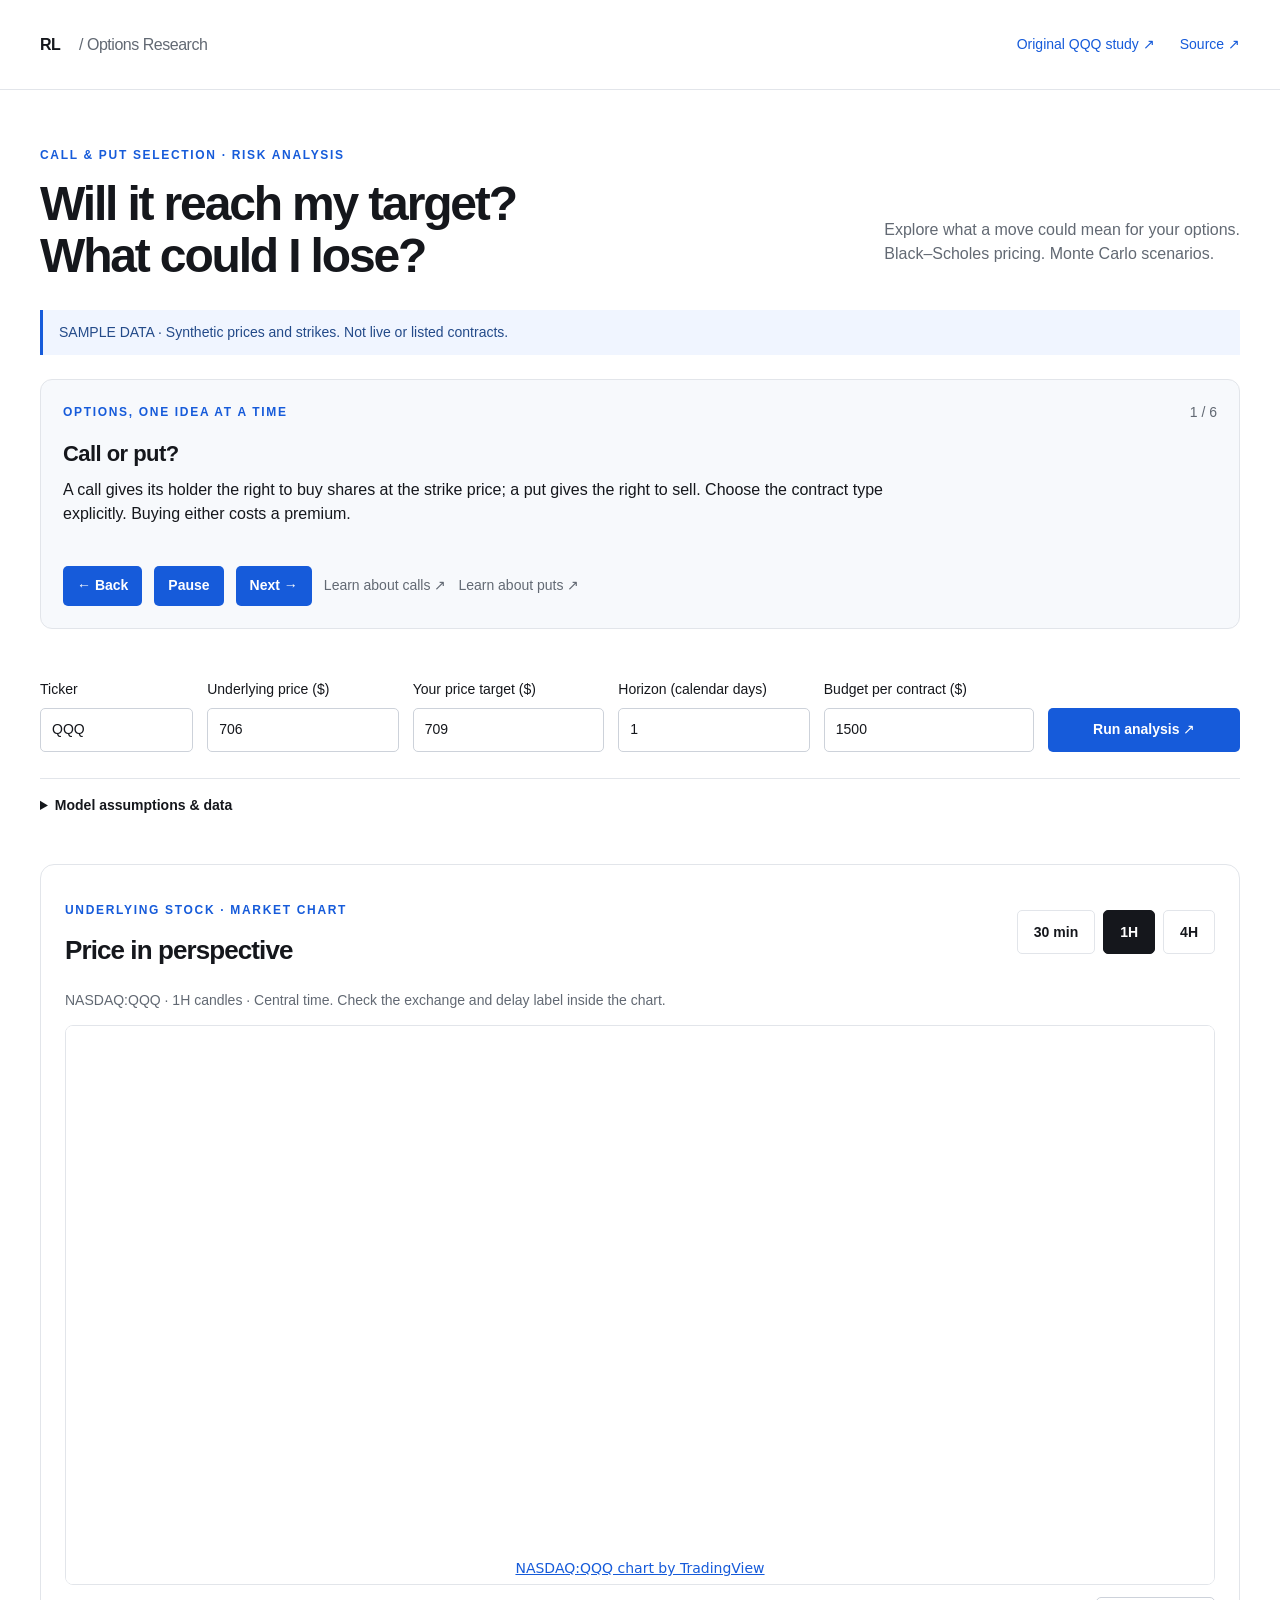
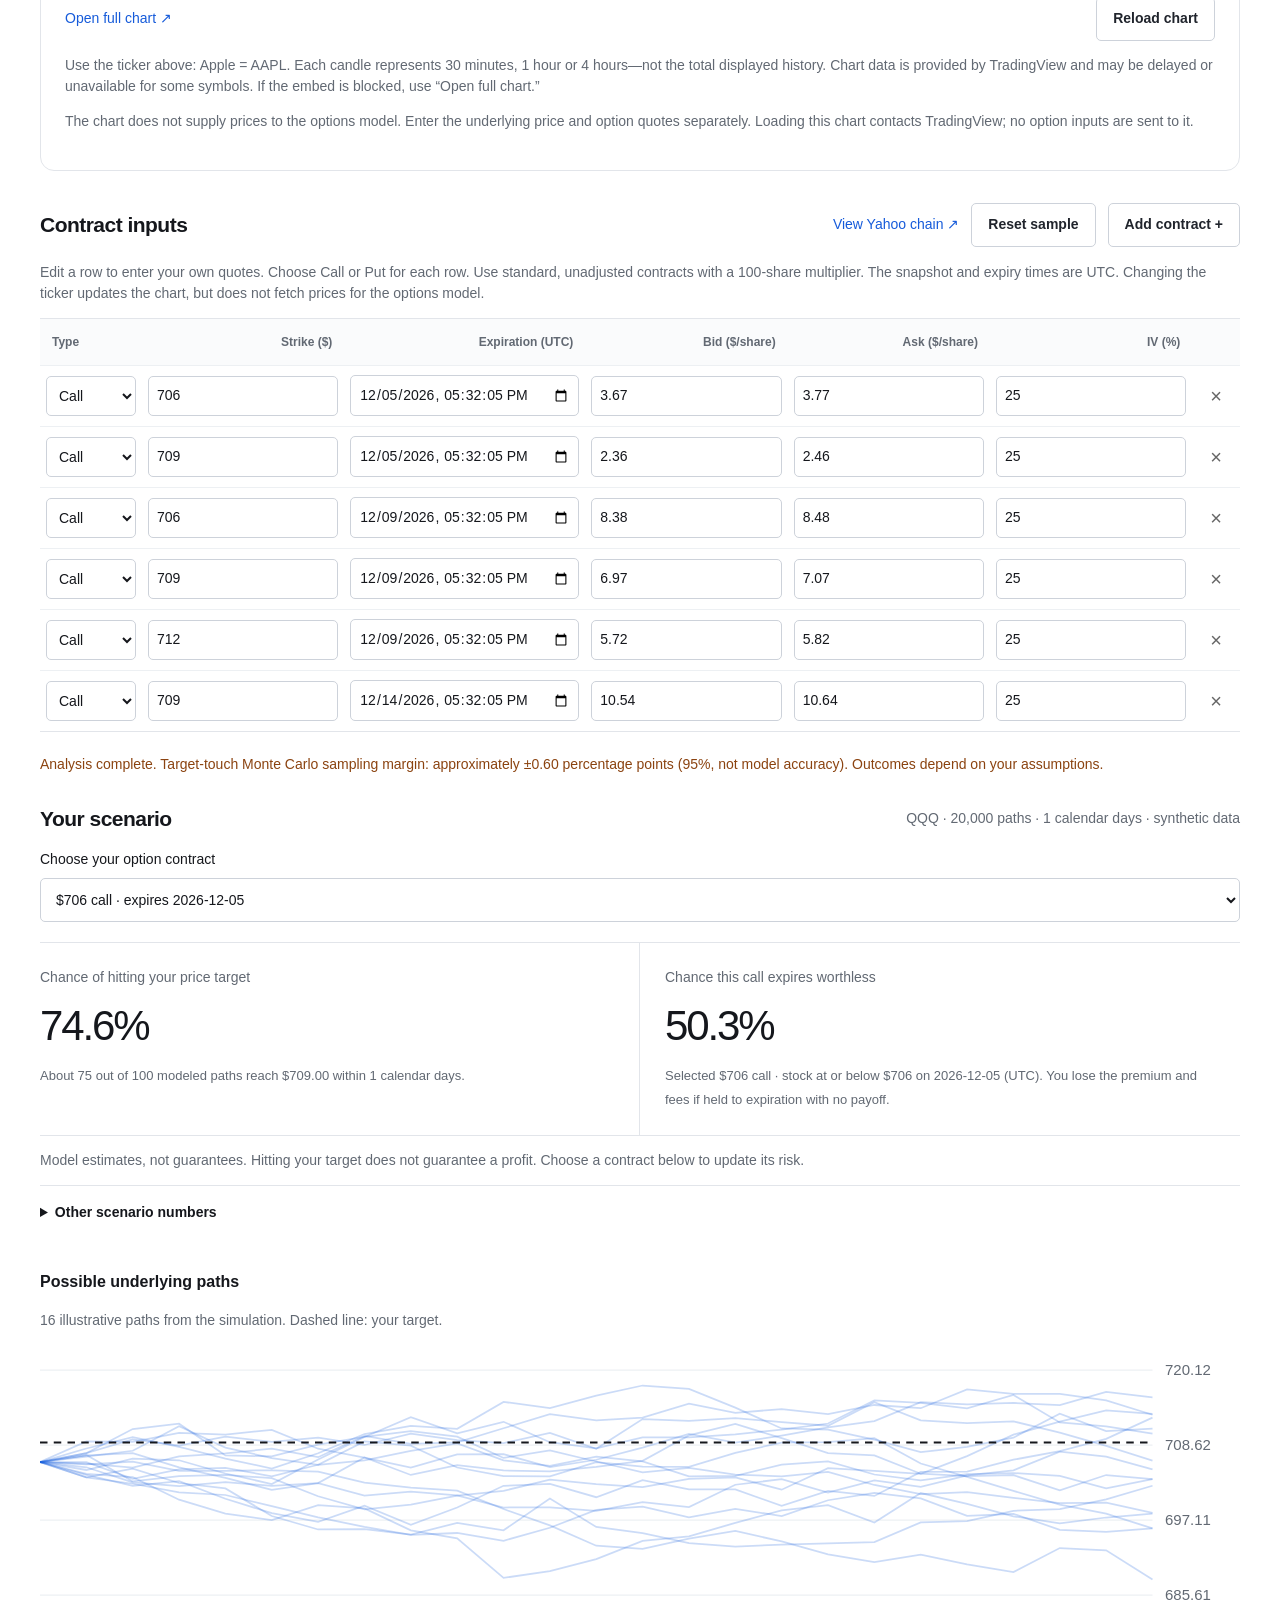
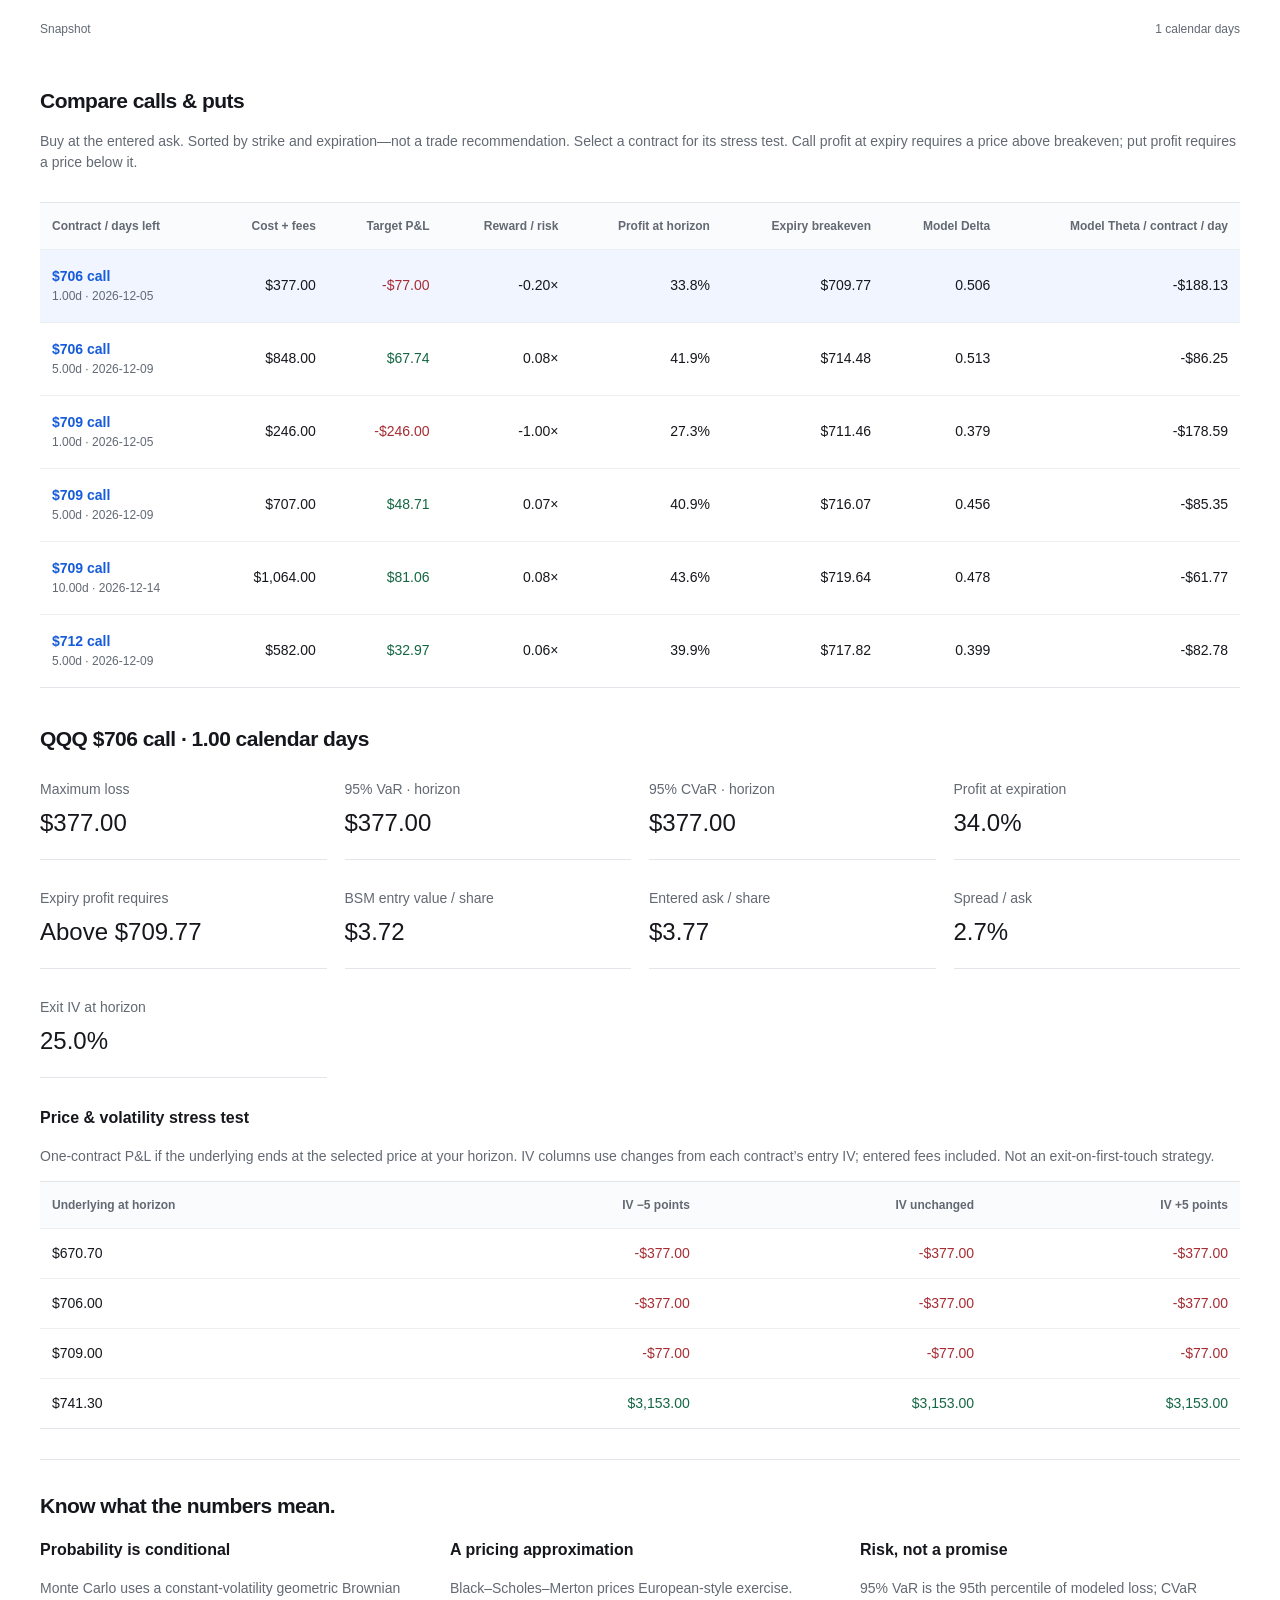
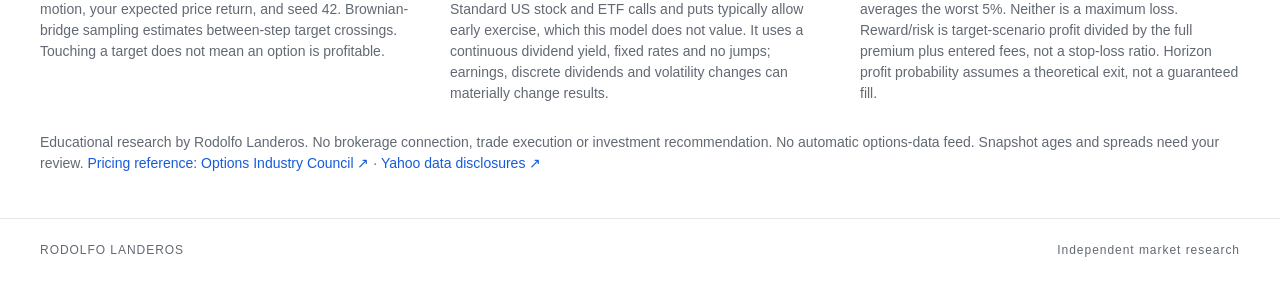
<file: docs/index.html>
<!doctype html>
<html lang="en">
  <head>
    <meta charset="utf-8" />
    <meta name="viewport" content="width=device-width,initial-scale=1" />
    <meta
      name="description"
      content="Compare call and put option costs, target scenarios and modeled risk with Black–Scholes and Monte Carlo simulation."
    />
    <title>Options Research | Rodolfo Landeros</title>
    <link rel="stylesheet" href="style.css" />
  </head>
  <body>
    <header>
      <a class="brand" href="./">RL <span>/ Options Research</span></a>
      <nav>
        <a href="report.html">Original QQQ study ↗</a
        ><a href="https://github.com/Landerosr/qqq-options-risk-analysis">Source ↗</a>
      </nav>
    </header>
    <main>
      <div class="heading">
        <div>
          <p class="eyebrow">CALL & PUT SELECTION · RISK ANALYSIS</p>
          <h1>Will it reach my target?<br />What could I lose?</h1>
        </div>
        <p class="intro">
          Explore what a move could mean for your options.<br />Black–Scholes pricing. Monte Carlo
          scenarios.
        </p>
      </div>
      <div id="data-status" class="notice">
        SAMPLE DATA · Prices are synthetic, not live quotes.
      </div>
      <section class="lesson" aria-label="Options basics" aria-roledescription="carousel">
        <div class="lesson-top"><span class="eyebrow">OPTIONS, ONE IDEA AT A TIME</span><span id="lesson-count"></span></div>
        <div id="lesson-stage" class="lesson-stage"><div class="lesson-card"><h2 id="lesson-title"></h2><p id="lesson-text"></p></div></div>
        <div class="lesson-actions"><button type="button" id="lesson-prev" aria-label="Previous lesson">← Back</button><button type="button" id="lesson-pause">Pause</button><button type="button" id="lesson-next" aria-label="Next lesson">Next →</button><a href="https://www.optionseducation.org/strategies/all-strategies/long-call" target="_blank" rel="noreferrer">Learn about calls ↗</a><a href="https://www.optionseducation.org/strategies/all-strategies/long-put" target="_blank" rel="noreferrer">Learn about puts ↗</a></div>
      </section>
      <form id="scenario">
        <section class="controls" aria-label="Scenario inputs">
          <label
            >Ticker<input
              id="symbol"
              value="QQQ"
              maxlength="12"
              required
              pattern="[A-Za-z^][A-Za-z0-9.^-]{0,11}"
          /></label>
          <label
            >Underlying price ($)<input
              id="spot"
              type="number"
              value="706"
              min="0.01"
              max="100000"
              step="any"
              required
          /></label>
          <label
            >Your price target ($)<input
              id="target"
              type="number"
              value="709"
              min="0.01"
              max="100000"
              step="any"
              required
          /></label>
          <label
            >Horizon (calendar days)<input
              id="horizon"
              type="number"
              value="1"
              min="0.01"
              max="90"
              step="any"
              required
          /></label>
          <label
            >Budget per contract ($)<input
              id="budget"
              type="number"
              value="1500"
              min="0.01"
              max="10000000"
              step="any"
              required
          /></label>
          <button id="run" type="submit">Run analysis <span>↗</span></button>
        </section>
        <details class="settings">
          <summary>Model assumptions & data</summary>
          <div class="settings-grid">
            <label
              >Underlying volatility (% / year)<input
                id="vol"
                type="number"
                value="25"
                min="0"
                max="300"
                step="any"
                required
            /></label>
            <label
              >Expected price return (% / year)<input
                id="mu"
                type="number"
                value="0"
                min="-100"
                max="100"
                step="any"
                required
            /></label>
            <label
              >Risk-free rate (%)<input
                id="rate"
                type="number"
                value="4"
                min="-10"
                max="50"
                step="any"
                required
            /></label>
            <label
              >Dividend yield (%)<input
                id="dividend"
                type="number"
                value="0"
                min="0"
                max="50"
                step="any"
                required
            /></label>
            <label
              >Exit IV change (percentage points)<input
                id="ivShift"
                type="number"
                value="0"
                min="-100"
                max="100"
                step="any"
                required
            /></label>
            <label
              >Total entry + exit fees ($ / contract)<input
                id="fees"
                type="number"
                value="0"
                min="0"
                max="1000"
                step="any"
                required
            /></label>
            <label
              >Simulation paths<select id="paths">
                <option value="20000">20,000 · quick</option>
                <option value="100000">100,000 · detailed</option>
              </select></label
            >
            <label
              >Data snapshot (UTC)<input id="asof" type="datetime-local" step="1" required
            /></label>
          </div>
          <p class="muted">
            Calendar time uses 365 days per year, including nights and weekends. Expected return
            drives scenarios—not the risk-free rate. It defaults to 0%, not a return forecast. Exit
            values are theoretical; bid–ask spread on exit and execution slippage are not modeled.
          </p>
        </details>
      </form>
      <section class="candles" aria-labelledby="candle-heading">
        <div class="candle-heading-row">
          <div><p class="eyebrow">UNDERLYING STOCK · MARKET CHART</p><h2 id="candle-heading">Price in perspective</h2></div>
          <div class="candle-intervals" role="group" aria-label="Candlestick interval">
            <button type="button" data-candle-interval="30" aria-pressed="false">30 min</button>
            <button type="button" data-candle-interval="60" aria-pressed="true">1H</button>
            <button type="button" data-candle-interval="240" aria-pressed="false">4H</button>
          </div>
        </div>
        <p id="candle-status" class="muted" role="status">Loading the selected ticker’s chart…</p>
        <div id="candle-chart"></div>
        <div class="candle-footer"><a id="candle-link" href="https://www.tradingview.com/chart/?symbol=NASDAQ%3AQQQ&amp;interval=60" target="_blank" rel="noopener noreferrer">Open full chart ↗</a><button type="button" id="candle-reload" class="quiet">Reload chart</button></div>
        <p class="muted">Use the ticker above: Apple = AAPL. Each candle represents 30 minutes, 1 hour or 4 hours—not the total displayed history. Chart data is provided by TradingView and may be delayed or unavailable for some symbols. If the embed is blocked, use “Open full chart.”</p>
        <p class="muted">The chart does not supply prices to the options model. Enter the underlying price and option quotes separately. Loading this chart contacts TradingView; no option inputs are sent to it.</p>
      </section>
      <section class="data-panel">
        <div class="section-heading">
          <h2>Contract inputs</h2>
          <div class="actions">
            <a
              id="yahoo"
              href="https://finance.yahoo.com/quote/QQQ/options/"
              target="_blank"
              rel="noopener noreferrer"
              >View Yahoo chain ↗</a
            ><button id="demo" class="quiet">Reset sample</button
            ><button id="add" class="quiet">Add contract +</button>
          </div>
        </div>
        <p class="muted">
          Edit a row to enter your own quotes. Choose Call or Put for each row. Use standard, unadjusted contracts with a 100-share
          multiplier. The snapshot and expiry times are UTC. Changing the ticker updates the chart,
          but does not fetch prices for the options model.
        </p>
        <div class="table-wrap">
          <table class="inputs">
            <caption class="sr-only">
              Editable call and put contract inputs
            </caption>
            <thead>
              <tr>
                <th>Type</th>
                <th>Strike ($)</th>
                <th>Expiration (UTC)</th>
                <th>Bid ($/share)</th>
                <th>Ask ($/share)</th>
                <th>IV (%)</th>
                <th></th>
              </tr>
            </thead>
            <tbody id="contracts"></tbody>
          </table>
        </div>
      </section>
      <p id="message" role="status" aria-live="polite"></p>
      <section id="results" aria-label="Analysis results" hidden>
        <div class="section-heading">
          <h2>Your scenario</h2>
          <span id="result-label" class="muted"></span>
        </div>
        <label>Choose your option contract <select id="beginner-contract" aria-label="Choose contract for worthless probability"></select></label>
        <div class="metrics">
          <div>
            <p>Chance of hitting your price target</p>
            <strong id="touch">—</strong><small id="touch-explanation">Estimated chance within your chosen time</small>
          </div>
          <div>
            <p id="worthless-label">Chance this option expires worthless</p>
            <strong id="worthless">—</strong><small id="worthless-explanation"></small>
          </div>
        </div>
        <p class="muted">Model estimates, not guarantees. Hitting your target does not guarantee a profit. Choose a contract below to update its risk.</p>
        <details class="settings"><summary>Other scenario numbers</summary><div class="metrics">
          <div>
            <p>Finish beyond your target</p>
            <strong id="finish">—</strong><small id="direction">At the end of the horizon</small>
          </div>
          <div>
            <p>Within your budget</p>
            <strong id="affordable">—</strong><small>One contract, including entered fees</small>
          </div>
        </div></details>
        <div class="chart-area">
          <div>
            <h3>Possible underlying paths</h3>
            <p class="muted">
              16 illustrative paths from the simulation. Dashed line: your target.
            </p>
          </div>
          <svg
            id="chart"
            viewBox="0 0 960 220"
            role="img"
            aria-label="Simulated stock price paths and target"
          ></svg>
          <div class="chart-labels"><span>Snapshot</span><span id="chart-end"></span></div>
        </div>
        <div class="section-heading">
          <div>
            <h2>Compare calls & puts</h2>
            <p class="muted">
              Buy at the entered ask. Sorted by strike and expiration—not a trade recommendation.
              Select a contract for its stress test. Call profit at expiry requires a price above breakeven; put profit requires a price below it.
            </p>
          </div>
        </div>
        <div class="table-wrap">
          <table class="comparison">
            <caption class="sr-only">
              Call and put option risk and reward comparison
            </caption>
            <thead>
              <tr>
                <th>Contract / days left</th>
                <th>Cost + fees</th>
                <th>Target P&L</th>
                <th>Reward / risk</th>
                <th>Profit at horizon</th>
                <th>Expiry breakeven</th>
                <th>Model Delta</th>
                <th>Model Theta / contract / day</th>
              </tr>
            </thead>
            <tbody id="comparison"></tbody>
          </table>
        </div>
        <section id="detail" class="detail">
          <div class="section-heading"><h2 id="selected-title">Contract detail</h2></div>
          <div class="detail-grid" id="risk"></div>
          <h3>Price & volatility stress test</h3>
          <p class="muted">
            One-contract P&L if the underlying ends at the selected price at your horizon. IV
            columns use changes from each contract’s entry IV; entered fees included. Not an
            exit-on-first-touch strategy.
          </p>
          <div class="table-wrap">
            <table>
              <thead>
                <tr>
                  <th>Underlying at horizon</th>
                  <th>IV −5 points</th>
                  <th>IV unchanged</th>
                  <th>IV +5 points</th>
                </tr>
              </thead>
              <tbody id="stress"></tbody>
            </table>
          </div>
        </section>
      </section>
      <section class="method">
        <h2>Know what the numbers mean.</h2>
        <div class="method-grid">
          <div>
            <h3>Probability is conditional</h3>
            <p>
              Monte Carlo uses a constant-volatility geometric Brownian motion, your expected price
              return, and seed 42. Brownian-bridge sampling estimates between-step target crossings.
              Touching a target does not mean an option is profitable.
            </p>
          </div>
          <div>
            <h3>A pricing approximation</h3>
            <p>
              Black–Scholes–Merton prices European-style exercise. Standard US stock and ETF calls and puts
              typically allow early exercise, which this model does not value. It uses a continuous
              dividend yield, fixed rates and no jumps; earnings, discrete dividends and volatility
              changes can materially change results.
            </p>
          </div>
          <div>
            <h3>Risk, not a promise</h3>
            <p>
              95% VaR is the 95th percentile of modeled loss; CVaR averages the worst 5%. Neither is
              a maximum loss. Reward/risk is target-scenario profit divided by the full premium plus
              entered fees, not a stop-loss ratio. Horizon profit probability assumes a theoretical
              exit, not a guaranteed fill.
            </p>
          </div>
        </div>
        <p class="muted">
          Educational research by Rodolfo Landeros. No brokerage connection, trade execution or
          investment recommendation. No automatic options-data feed. Snapshot ages and spreads need your review.
          <a
            href="https://www.optionseducation.org/advancedconcepts/black-scholes-formula"
            target="_blank"
            rel="noopener noreferrer"
            >Pricing reference: Options Industry Council ↗</a
          >
          ·
          <a
            href="https://help.yahoo.com/kb/finance/article-exchanges-data-delays-sln2310.html"
            target="_blank"
            rel="noopener noreferrer"
            >Yahoo data disclosures ↗</a
          >
        </p>
      </section>
    </main>
    <footer>RODOLFO LANDEROS <span>Independent market research</span></footer>
    <script type="module" src="app.mjs"></script>
  </body>
</html>
</file>
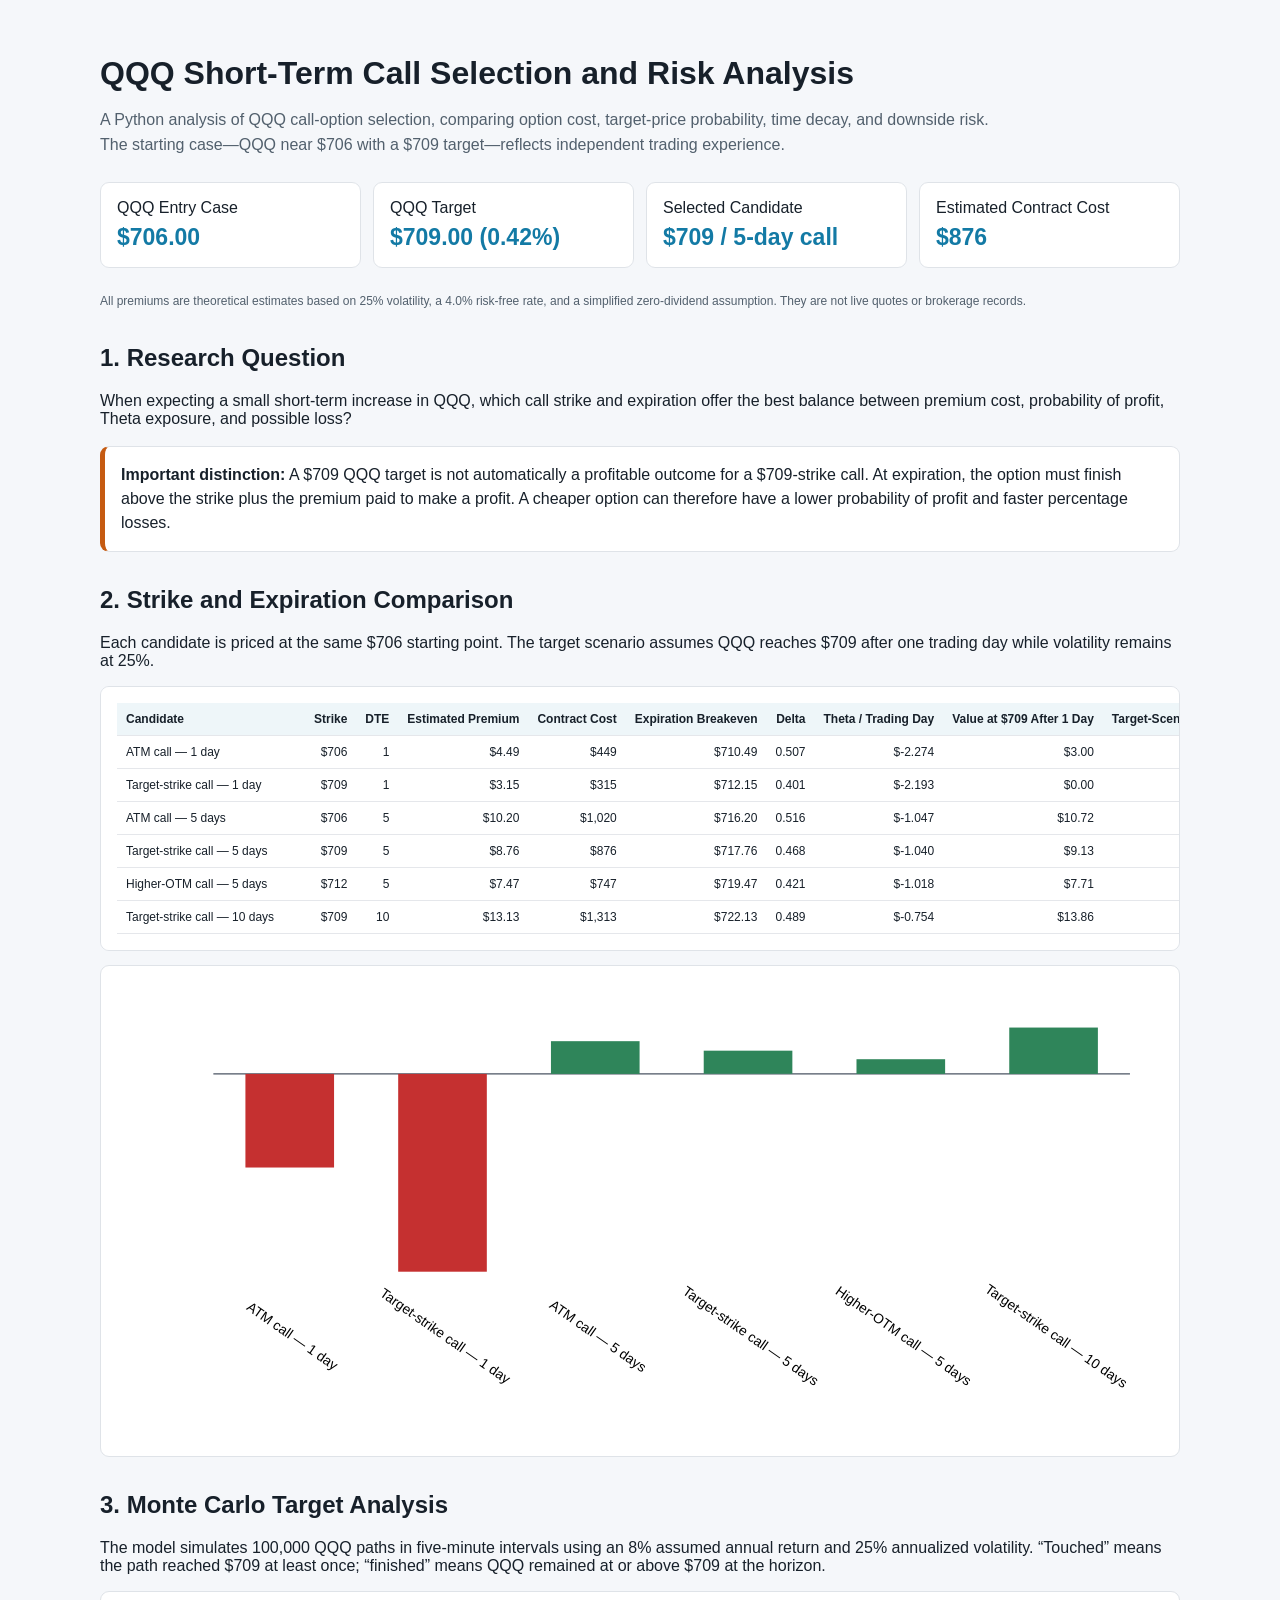
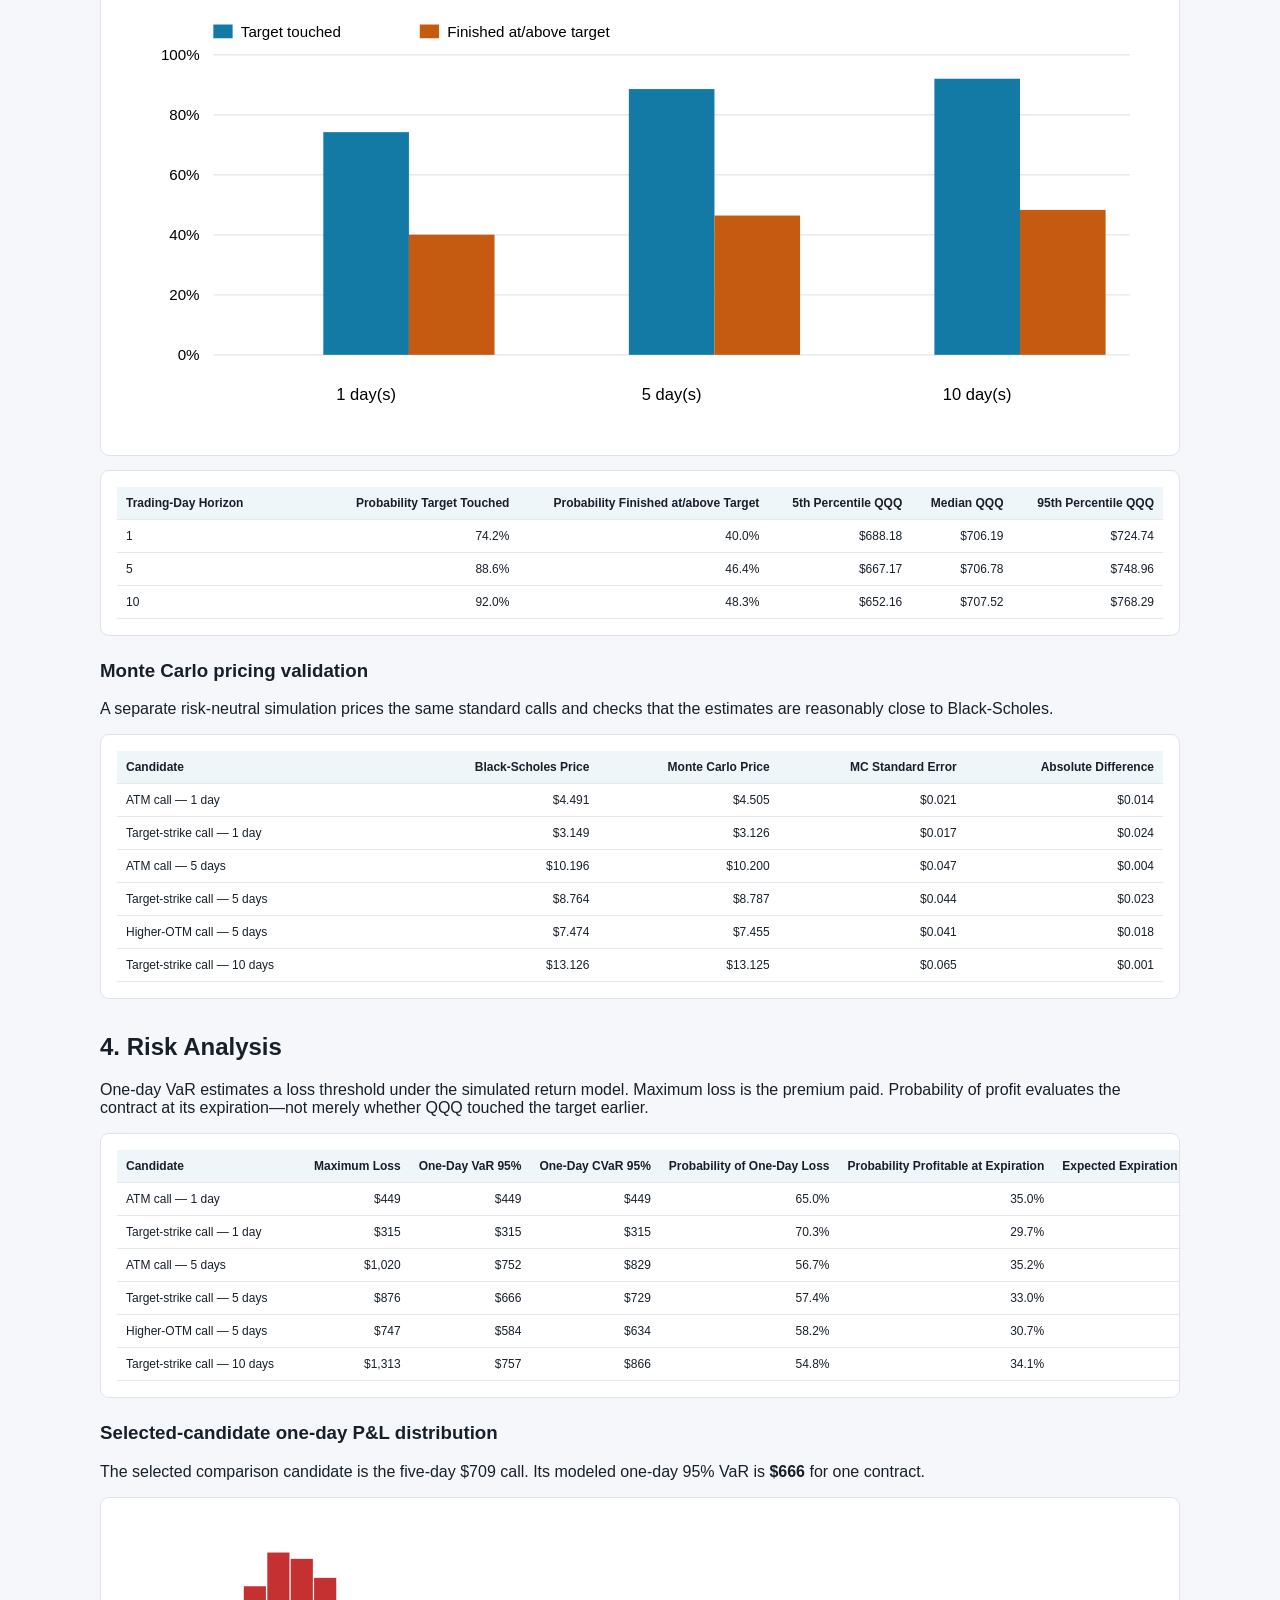
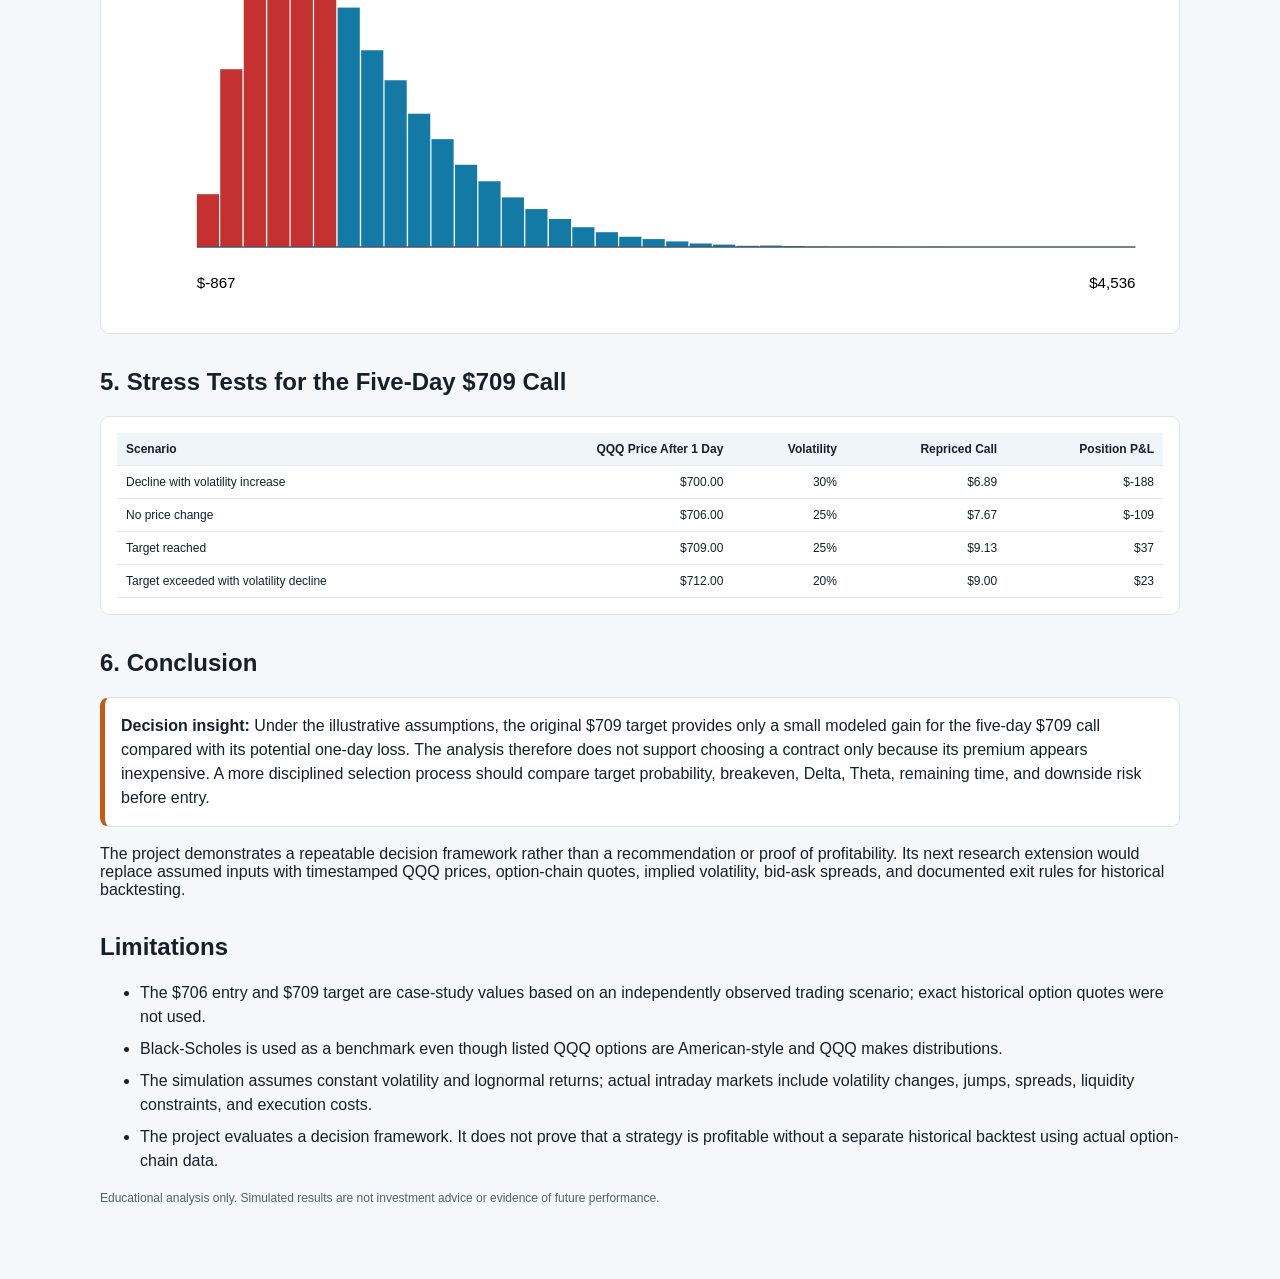
<file: docs/report.html>
<!doctype html>
<html lang="en"><head><meta charset="utf-8"><meta name="viewport" content="width=device-width,initial-scale=1">
<title>QQQ Short-Term Call Selection and Risk Analysis</title>
<style>
body { margin:0; background:#f5f7fa; color:#17202a; font-family:Arial,sans-serif; }
main { max-width:1080px; margin:0 auto; padding:34px 24px 60px; }
h1 { margin-bottom:8px; } h2 { margin-top:34px; } h3 { margin-top:24px; }
.subtitle { max-width:900px; color:#52606d; line-height:1.55; }
.cards { display:grid; grid-template-columns:repeat(4,minmax(0,1fr)); gap:12px; margin:24px 0; }
.card,.panel,.insight { background:white; border:1px solid #dfe3e8; border-radius:9px; padding:16px; }
.card strong { display:block; color:#137aa5; font-size:23px; margin-top:7px; }
.panel { margin-top:14px; overflow-x:auto; }
.insight { border-left:5px solid #c55a11; line-height:1.5; margin:18px 0; }
table { border-collapse:collapse; width:100%; font-size:12px; }
th,td { border-bottom:1px solid #e5e7eb; padding:9px; text-align:right; white-space:nowrap; }
th:first-child,td:first-child { text-align:left; white-space:normal; min-width:170px; }
th { background:#eef6f9; } li { margin:8px 0; line-height:1.5; }
svg { width:100%; height:auto; } .note { font-size:12px; color:#52606d; line-height:1.5; }
@media(max-width:760px) { .cards { grid-template-columns:repeat(2,1fr); } }
</style></head><body><main>
<h1>QQQ Short-Term Call Selection and Risk Analysis</h1>
<p class="subtitle">A Python analysis of QQQ call-option selection, comparing option cost, target-price probability, time decay, and downside risk. The starting case—QQQ near $706 with a $709 target—reflects independent trading experience.</p>
<div class="cards">
  <div class="card">QQQ Entry Case<strong>$706.00</strong></div>
  <div class="card">QQQ Target<strong>$709.00 (0.42%)</strong></div>
  <div class="card">Selected Candidate<strong>$709 / 5-day call</strong></div>
  <div class="card">Estimated Contract Cost<strong>$876</strong></div>
</div>
<p class="note">All premiums are theoretical estimates based on 25% volatility, a 4.0% risk-free rate, and a simplified zero-dividend assumption. They are not live quotes or brokerage records.</p>
<h2>1. Research Question</h2>
<p>When expecting a small short-term increase in QQQ, which call strike and expiration offer the best balance between premium cost, probability of profit, Theta exposure, and possible loss?</p>
<div class="insight"><strong>Important distinction:</strong> A $709 QQQ target is not automatically a profitable outcome for a $709-strike call. At expiration, the option must finish above the strike plus the premium paid to make a profit. A cheaper option can therefore have a lower probability of profit and faster percentage losses.</div>
<h2>2. Strike and Expiration Comparison</h2>
<p>Each candidate is priced at the same $706 starting point. The target scenario assumes QQQ reaches $709 after one trading day while volatility remains at 25%.</p>
<div class="panel"><table><thead><tr><th>Candidate</th><th>Strike</th><th>DTE</th><th>Estimated Premium</th><th>Contract Cost</th><th>Expiration Breakeven</th><th>Delta</th><th>Theta / Trading Day</th><th>Value at $709 After 1 Day</th><th>Target-Scenario P&amp;L</th><th>Target-Scenario Return</th></tr></thead><tbody><tr><td>ATM call — 1 day</td><td>$706</td><td>1</td><td>$4.49</td><td>$449</td><td>$710.49</td><td>0.507</td><td>$-2.274</td><td>$3.00</td><td>$-149</td><td>-33.2%</td></tr><tr><td>Target-strike call — 1 day</td><td>$709</td><td>1</td><td>$3.15</td><td>$315</td><td>$712.15</td><td>0.401</td><td>$-2.193</td><td>$0.00</td><td>$-315</td><td>-100.0%</td></tr><tr><td>ATM call — 5 days</td><td>$706</td><td>5</td><td>$10.20</td><td>$1,020</td><td>$716.20</td><td>0.516</td><td>$-1.047</td><td>$10.72</td><td>$52</td><td>5.1%</td></tr><tr><td>Target-strike call — 5 days</td><td>$709</td><td>5</td><td>$8.76</td><td>$876</td><td>$717.76</td><td>0.468</td><td>$-1.040</td><td>$9.13</td><td>$37</td><td>4.2%</td></tr><tr><td>Higher-OTM call — 5 days</td><td>$712</td><td>5</td><td>$7.47</td><td>$747</td><td>$719.47</td><td>0.421</td><td>$-1.018</td><td>$7.71</td><td>$23</td><td>3.1%</td></tr><tr><td>Target-strike call — 10 days</td><td>$709</td><td>10</td><td>$13.13</td><td>$1,313</td><td>$722.13</td><td>0.489</td><td>$-0.754</td><td>$13.86</td><td>$74</td><td>5.6%</td></tr></tbody></table></div>
<div class="panel"><svg viewBox="0 0 760 330" role="img" aria-label="Target scenario profit and loss"><line x1="70" y1="66.8" x2="736" y2="66.8" stroke="#4b5563"/><rect x="93.3" y="66.8" width="64.4" height="68.0" fill="#c53030"/><text x="125.5" y="260" text-anchor="middle" font-size="10" transform="rotate(35 125.5 260)">ATM call — 1 day</text><rect x="204.3" y="66.8" width="64.4" height="143.7" fill="#c53030"/><text x="236.5" y="260" text-anchor="middle" font-size="10" transform="rotate(35 236.5 260)">Target-strike call — 1 day</text><rect x="315.3" y="43.0" width="64.4" height="23.8" fill="#2f855a"/><text x="347.5" y="260" text-anchor="middle" font-size="10" transform="rotate(35 347.5 260)">ATM call — 5 days</text><rect x="426.3" y="49.9" width="64.4" height="16.8" fill="#2f855a"/><text x="458.5" y="260" text-anchor="middle" font-size="10" transform="rotate(35 458.5 260)">Target-strike call — 5 days</text><rect x="537.3" y="56.1" width="64.4" height="10.7" fill="#2f855a"/><text x="569.5" y="260" text-anchor="middle" font-size="10" transform="rotate(35 569.5 260)">Higher-OTM call — 5 days</text><rect x="648.3" y="33.1" width="64.4" height="33.7" fill="#2f855a"/><text x="680.5" y="260" text-anchor="middle" font-size="10" transform="rotate(35 680.5 260)">Target-strike call — 10 days</text></svg></div>
<h2>3. Monte Carlo Target Analysis</h2>
<p>The model simulates 100,000 QQQ paths in five-minute intervals using an 8% assumed annual return and 25% annualized volatility. “Touched” means the path reached $709 at least once; “finished” means QQQ remained at or above $709 at the horizon.</p>
<div class="panel"><svg viewBox="0 0 760 310" role="img" aria-label="Target probabilities by horizon"><line x1="70" y1="252.0" x2="736" y2="252.0" stroke="#e5e7eb"/><text x="60" y="256.0" text-anchor="end" font-size="11">0%</text><line x1="70" y1="208.4" x2="736" y2="208.4" stroke="#e5e7eb"/><text x="60" y="212.4" text-anchor="end" font-size="11">20%</text><line x1="70" y1="164.8" x2="736" y2="164.8" stroke="#e5e7eb"/><text x="60" y="168.8" text-anchor="end" font-size="11">40%</text><line x1="70" y1="121.2" x2="736" y2="121.2" stroke="#e5e7eb"/><text x="60" y="125.2" text-anchor="end" font-size="11">60%</text><line x1="70" y1="77.6" x2="736" y2="77.6" stroke="#e5e7eb"/><text x="60" y="81.6" text-anchor="end" font-size="11">80%</text><line x1="70" y1="34.0" x2="736" y2="34.0" stroke="#e5e7eb"/><text x="60" y="38.0" text-anchor="end" font-size="11">100%</text><rect x="149.9" y="90.2" width="62.2" height="161.8" fill="#137aa5"/><rect x="212.1" y="164.7" width="62.2" height="87.3" fill="#c55a11"/><text x="181.0" y="285" text-anchor="middle" font-size="12">1 day(s)</text><rect x="371.9" y="58.9" width="62.2" height="193.1" fill="#137aa5"/><rect x="434.1" y="150.8" width="62.2" height="101.2" fill="#c55a11"/><text x="403.0" y="285" text-anchor="middle" font-size="12">5 day(s)</text><rect x="593.9" y="51.4" width="62.2" height="200.6" fill="#137aa5"/><rect x="656.1" y="146.7" width="62.2" height="105.3" fill="#c55a11"/><text x="625.0" y="285" text-anchor="middle" font-size="12">10 day(s)</text><rect x="70" y="12" width="14" height="10" fill="#137aa5"/><text x="90" y="21" font-size="11">Target touched</text><rect x="220" y="12" width="14" height="10" fill="#c55a11"/><text x="240" y="21" font-size="11">Finished at/above target</text></svg></div>
<div class="panel"><table><thead><tr><th>Trading-Day Horizon</th><th>Probability Target Touched</th><th>Probability Finished at/above Target</th><th>5th Percentile QQQ</th><th>Median QQQ</th><th>95th Percentile QQQ</th></tr></thead><tbody><tr><td>1</td><td>74.2%</td><td>40.0%</td><td>$688.18</td><td>$706.19</td><td>$724.74</td></tr><tr><td>5</td><td>88.6%</td><td>46.4%</td><td>$667.17</td><td>$706.78</td><td>$748.96</td></tr><tr><td>10</td><td>92.0%</td><td>48.3%</td><td>$652.16</td><td>$707.52</td><td>$768.29</td></tr></tbody></table></div>
<h3>Monte Carlo pricing validation</h3>
<p>A separate risk-neutral simulation prices the same standard calls and checks that the estimates are reasonably close to Black-Scholes.</p>
<div class="panel"><table><thead><tr><th>Candidate</th><th>Black-Scholes Price</th><th>Monte Carlo Price</th><th>MC Standard Error</th><th>Absolute Difference</th></tr></thead><tbody><tr><td>ATM call — 1 day</td><td>$4.491</td><td>$4.505</td><td>$0.021</td><td>$0.014</td></tr><tr><td>Target-strike call — 1 day</td><td>$3.149</td><td>$3.126</td><td>$0.017</td><td>$0.024</td></tr><tr><td>ATM call — 5 days</td><td>$10.196</td><td>$10.200</td><td>$0.047</td><td>$0.004</td></tr><tr><td>Target-strike call — 5 days</td><td>$8.764</td><td>$8.787</td><td>$0.044</td><td>$0.023</td></tr><tr><td>Higher-OTM call — 5 days</td><td>$7.474</td><td>$7.455</td><td>$0.041</td><td>$0.018</td></tr><tr><td>Target-strike call — 10 days</td><td>$13.126</td><td>$13.125</td><td>$0.065</td><td>$0.001</td></tr></tbody></table></div>
<h2>4. Risk Analysis</h2>
<p>One-day VaR estimates a loss threshold under the simulated return model. Maximum loss is the premium paid. Probability of profit evaluates the contract at its expiration—not merely whether QQQ touched the target earlier.</p>
<div class="panel"><table><thead><tr><th>Candidate</th><th>Maximum Loss</th><th>One-Day VaR 95%</th><th>One-Day CVaR 95%</th><th>Probability of One-Day Loss</th><th>Probability Profitable at Expiration</th><th>Expected Expiration P&amp;L</th></tr></thead><tbody><tr><td>ATM call — 1 day</td><td>$449</td><td>$449</td><td>$449</td><td>65.0%</td><td>35.0%</td><td>$9</td></tr><tr><td>Target-strike call — 1 day</td><td>$315</td><td>$315</td><td>$315</td><td>70.3%</td><td>29.7%</td><td>$7</td></tr><tr><td>ATM call — 5 days</td><td>$1,020</td><td>$752</td><td>$829</td><td>56.7%</td><td>35.2%</td><td>$36</td></tr><tr><td>Target-strike call — 5 days</td><td>$876</td><td>$666</td><td>$729</td><td>57.4%</td><td>33.0%</td><td>$33</td></tr><tr><td>Higher-OTM call — 5 days</td><td>$747</td><td>$584</td><td>$634</td><td>58.2%</td><td>30.7%</td><td>$30</td></tr><tr><td>Target-strike call — 10 days</td><td>$1,313</td><td>$757</td><td>$866</td><td>54.8%</td><td>34.1%</td><td>$69</td></tr></tbody></table></div>
<h3>Selected-candidate one-day P&amp;L distribution</h3>
<p>The selected comparison candidate is the five-day $709 call. Its modeled one-day 95% VaR is <strong>$666</strong> for one contract.</p>
<div class="panel"><svg viewBox="0 0 760 290" role="img" aria-label="Selected call simulated one-day profit and loss"><rect x="58.0" y="203.6" width="16.1" height="38.4" fill="#c53030"/><rect x="75.0" y="112.8" width="16.1" height="129.2" fill="#c53030"/><rect x="92.1" y="52.5" width="16.1" height="189.5" fill="#c53030"/><rect x="109.2" y="28.0" width="16.1" height="214.0" fill="#c53030"/><rect x="126.2" y="32.6" width="16.1" height="209.4" fill="#c53030"/><rect x="143.2" y="46.4" width="16.1" height="195.6" fill="#c53030"/><rect x="160.3" y="68.0" width="16.1" height="174.0" fill="#137aa5"/><rect x="177.4" y="99.0" width="16.1" height="143.0" fill="#137aa5"/><rect x="194.4" y="120.8" width="16.1" height="121.2" fill="#137aa5"/><rect x="211.5" y="145.1" width="16.1" height="96.9" fill="#137aa5"/><rect x="228.5" y="163.6" width="16.1" height="78.4" fill="#137aa5"/><rect x="245.6" y="182.2" width="16.1" height="59.8" fill="#137aa5"/><rect x="262.6" y="194.2" width="16.1" height="47.8" fill="#137aa5"/><rect x="279.6" y="205.9" width="16.1" height="36.1" fill="#137aa5"/><rect x="296.7" y="214.4" width="16.1" height="27.6" fill="#137aa5"/><rect x="313.8" y="221.6" width="16.1" height="20.4" fill="#137aa5"/><rect x="330.8" y="227.6" width="16.1" height="14.4" fill="#137aa5"/><rect x="347.9" y="231.2" width="16.1" height="10.8" fill="#137aa5"/><rect x="364.9" y="234.5" width="16.1" height="7.5" fill="#137aa5"/><rect x="381.9" y="236.2" width="16.1" height="5.8" fill="#137aa5"/><rect x="399.0" y="237.9" width="16.1" height="4.1" fill="#137aa5"/><rect x="416.1" y="239.4" width="16.1" height="2.6" fill="#137aa5"/><rect x="433.1" y="240.2" width="16.1" height="1.8" fill="#137aa5"/><rect x="450.2" y="241.1" width="16.1" height="0.9" fill="#137aa5"/><rect x="467.2" y="240.9" width="16.1" height="1.1" fill="#137aa5"/><rect x="484.2" y="241.3" width="16.1" height="0.7" fill="#137aa5"/><rect x="501.3" y="241.6" width="16.1" height="0.4" fill="#137aa5"/><rect x="518.4" y="241.8" width="16.1" height="0.2" fill="#137aa5"/><rect x="535.4" y="241.8" width="16.1" height="0.2" fill="#137aa5"/><rect x="552.5" y="241.9" width="16.1" height="0.1" fill="#137aa5"/><rect x="569.5" y="242.0" width="16.1" height="0.0" fill="#137aa5"/><rect x="586.6" y="241.9" width="16.1" height="0.1" fill="#137aa5"/><rect x="603.6" y="242.0" width="16.1" height="0.0" fill="#137aa5"/><rect x="620.6" y="242.0" width="16.1" height="0.0" fill="#137aa5"/><rect x="637.7" y="242.0" width="16.1" height="0.0" fill="#137aa5"/><rect x="654.8" y="242.0" width="16.1" height="0.0" fill="#137aa5"/><rect x="671.8" y="242.0" width="16.1" height="0.0" fill="#137aa5"/><rect x="688.9" y="242.0" width="16.1" height="0.0" fill="#137aa5"/><rect x="705.9" y="242.0" width="16.1" height="0.0" fill="#137aa5"/><rect x="723.0" y="242.0" width="16.1" height="0.0" fill="#137aa5"/><line x1="58" y1="242" x2="740" y2="242" stroke="#4b5563"/><text x="58" y="272" font-size="11">$-867</text><text x="740" y="272" text-anchor="end" font-size="11">$4,536</text></svg></div>
<h2>5. Stress Tests for the Five-Day $709 Call</h2>
<div class="panel"><table><thead><tr><th>Scenario</th><th>QQQ Price After 1 Day</th><th>Volatility</th><th>Repriced Call</th><th>Position P&amp;L</th></tr></thead><tbody><tr><td>Decline with volatility increase</td><td>$700.00</td><td>30%</td><td>$6.89</td><td>$-188</td></tr><tr><td>No price change</td><td>$706.00</td><td>25%</td><td>$7.67</td><td>$-109</td></tr><tr><td>Target reached</td><td>$709.00</td><td>25%</td><td>$9.13</td><td>$37</td></tr><tr><td>Target exceeded with volatility decline</td><td>$712.00</td><td>20%</td><td>$9.00</td><td>$23</td></tr></tbody></table></div>
<h2>6. Conclusion</h2>
<div class="insight"><strong>Decision insight:</strong> Under the illustrative assumptions, the original $709 target provides only a small modeled gain for the five-day $709 call compared with its potential one-day loss. The analysis therefore does not support choosing a contract only because its premium appears inexpensive. A more disciplined selection process should compare target probability, breakeven, Delta, Theta, remaining time, and downside risk before entry.</div>
<p>The project demonstrates a repeatable decision framework rather than a recommendation or proof of profitability. Its next research extension would replace assumed inputs with timestamped QQQ prices, option-chain quotes, implied volatility, bid-ask spreads, and documented exit rules for historical backtesting.</p>
<h2>Limitations</h2>
<ul>
  <li>The $706 entry and $709 target are case-study values based on an independently observed trading scenario; exact historical option quotes were not used.</li>
  <li>Black-Scholes is used as a benchmark even though listed QQQ options are American-style and QQQ makes distributions.</li>
  <li>The simulation assumes constant volatility and lognormal returns; actual intraday markets include volatility changes, jumps, spreads, liquidity constraints, and execution costs.</li>
  <li>The project evaluates a decision framework. It does not prove that a strategy is profitable without a separate historical backtest using actual option-chain data.</li>
</ul>
<p class="note">Educational analysis only. Simulated results are not investment advice or evidence of future performance.</p>
</main></body></html>
</file>
<file: docs/style.css>
:root {
  font-family:
    Inter,
    -apple-system,
    BlinkMacSystemFont,
    "Segoe UI",
    sans-serif;
  color: #15171c;
  background: #fff;
  font-synthesis: none;
  --blue: #165bda;
  --muted: #626973;
  --line: #e2e5ea;
}
.candles { margin: 32px 0; padding: 24px; border: 1px solid var(--line); border-radius: 14px; }
.candle-heading-row, .candle-footer { display:flex; flex-wrap:wrap; gap:16px; justify-content:space-between; align-items:center; }
.candles h2 { margin:6px 0; font-size:26px; letter-spacing:-.035em; }
.candle-intervals { display:flex; gap:8px; }
.candle-intervals button { min-height:44px; padding:9px 16px; background:white; color:#15171c; border:1px solid var(--line); }
.candle-intervals button[aria-pressed="true"] { background:#15171c; color:white; border-color:#15171c; }
#candle-chart { width:100%; height:560px; background:#fafbfc; border:1px solid var(--line); border-radius:8px; overflow:hidden; }
#candle-chart iframe { display:block; height:100%; width:100%; border:0; }
.candle-footer { margin-top:12px; font-size:14px; }
.candles .muted { font-size:14px; }
@media(max-width:650px) { .candles { padding:14px; } #candle-chart { height:440px; } }
.lesson { margin: 24px 0; padding: 22px; border: 1px solid var(--line); border-radius: 12px; background: #f7f9fc; }
.lesson-top, .lesson-actions { display: flex; flex-wrap: wrap; align-items: center; gap: 12px; justify-content: space-between; }
.lesson h2 { font-size: 22px; margin: 14px 0 8px; }
.lesson-stage { display: grid; overflow: hidden; }
.lesson-card { grid-area: 1 / 1; min-width: 0; }
.lesson-card p { min-height: 4.5em; max-width: 850px; margin: 0; }
.lesson-actions { justify-content: flex-start; margin-top: 16px; }
.lesson-actions button { padding: 8px 14px; min-height: 40px; }
.lesson-actions a, #lesson-count { font-size: 14px; color: var(--muted); }
#results > .metrics { grid-template-columns: repeat(2, minmax(0, 1fr)); }
@media (max-width: 650px) { #results > .metrics { grid-template-columns: 1fr; } }
* {
  box-sizing: border-box;
}
body {
  margin: 0;
  font-size: 16px;
  line-height: 1.5;
}
header,
main,
footer {
  max-width: 1280px;
  margin: auto;
  padding-left: 40px;
  padding-right: 40px;
}
header {
  height: 90px;
  display: flex;
  justify-content: space-between;
  align-items: center;
  border-bottom: 1px solid var(--line);
}
a {
  color: var(--blue);
  text-decoration: none;
}
a:hover {
  text-decoration: underline;
}
.brand {
  font-weight: 750;
  color: #15171c;
  letter-spacing: -0.03em;
}
.brand span {
  font-weight: 400;
  color: var(--muted);
  margin-left: 15px;
}
nav {
  display: flex;
  gap: 25px;
  font-size: 14px;
}
.heading {
  display: flex;
  justify-content: space-between;
  align-items: end;
  padding: 44px 0 28px;
}
.eyebrow {
  font-size: 12px;
  letter-spacing: 0.14em;
  color: var(--blue);
  font-weight: 650;
}
h1 {
  font-size: clamp(32px, 4vw, 48px);
  line-height: 1.08;
  letter-spacing: -0.045em;
  font-weight: 550;
  margin: 14px 0 0;
}
h2 {
  font-size: 21px;
  letter-spacing: -0.025em;
  margin: 0;
  font-weight: 600;
}
h3 {
  font-size: 16px;
  font-weight: 600;
}
.intro {
  color: var(--muted);
  font-size: 16px;
}
.notice {
  background: #f0f5ff;
  color: #234a89;
  padding: 12px 16px;
  font-size: 14px;
  border-left: 3px solid var(--blue);
}
.controls {
  display: grid;
  grid-template-columns: 0.8fr 1fr 1fr 1fr 1.1fr 1fr;
  gap: 14px;
  padding: 26px 0;
}
label {
  font-size: 14px;
  font-weight: 500;
  display: flex;
  flex-direction: column;
  gap: 8px;
}
input,
select,
textarea,
button {
  font: inherit;
}
input,
select,
textarea {
  width: 100%;
  border: 1px solid #cdd2da;
  border-radius: 5px;
  background: white;
  color: #15171c;
  padding: 10px 11px;
  min-height: 44px;
}
input[type="file"] {
  border: none;
  padding-left: 0;
  max-width: 350px;
}
textarea {
  font:
    14px/1.6 ui-monospace,
    monospace;
}
button {
  cursor: pointer;
  border: 0;
  border-radius: 5px;
  min-height: 44px;
  padding: 10px 16px;
  background: var(--blue);
  color: white;
  font-size: 14px;
  font-weight: 600;
}
button:disabled {
  opacity: 0.55;
  cursor: wait;
}
button span {
  margin-left: 10px;
}
.controls > button {
  align-self: end;
}
.quiet {
  border: 1px solid #cdd2da;
  background: white;
  color: #20242c;
}
.quiet:hover {
  background: #f4f6f9;
}
input:focus-visible,
button:focus-visible,
a:focus-visible,
select:focus-visible,
summary:focus-visible,
textarea:focus-visible {
  outline: 3px solid #8eb6ff;
  outline-offset: 3px;
}
details {
  border-top: 1px solid var(--line);
  padding: 16px 0;
}
summary {
  cursor: pointer;
  font-size: 14px;
  font-weight: 600;
}
.settings-grid {
  display: grid;
  grid-template-columns: repeat(4, 1fr);
  gap: 20px;
  margin-top: 20px;
}
.muted {
  font-size: 14px;
  color: var(--muted);
}
.section-heading {
  display: flex;
  align-items: center;
  justify-content: space-between;
  gap: 20px;
  margin: 25px 0 15px;
}
.actions {
  display: flex;
  gap: 12px;
  align-items: center;
  flex-wrap: wrap;
  font-size: 14px;
}
.data-panel {
  margin-bottom: 22px;
}
.table-wrap {
  overflow-x: auto;
  border-top: 1px solid var(--line);
  border-bottom: 1px solid var(--line);
}
table {
  border-collapse: collapse;
  width: 100%;
  font-variant-numeric: tabular-nums;
  font-size: 14px;
  text-align: right;
  white-space: nowrap;
}
th {
  font-size: 12px;
  font-weight: 600;
  color: var(--muted);
  background: #fafbfc;
}
th,
td {
  padding: 14px 12px;
  border-bottom: 1px solid #edf0f3;
}
th:first-child,
td:first-child {
  text-align: left;
}
tbody tr:last-child td {
  border-bottom: 0;
}
.inputs input,
.inputs select {
  font-size: 14px;
  min-width: 90px;
  padding: 8px;
  min-height: 40px;
}
.inputs td {
  padding: 8px 6px;
}
.inputs td:nth-child(3) {
  min-width: 220px;
}
.inputs button {
  font-size: 20px;
  font-weight: 400;
  padding: 0 12px;
  background: none;
  color: #666;
}
.metrics {
  display: grid;
  grid-template-columns: repeat(3, 1fr);
  border-top: 1px solid var(--line);
  border-bottom: 1px solid var(--line);
  margin-top: 20px;
}
.metrics > div {
  padding: 24px 25px;
  border-right: 1px solid var(--line);
}
.metrics > div:first-child {
  padding-left: 0;
}
.metrics > div:last-child {
  border: 0;
}
.metrics p {
  color: var(--muted);
  font-size: 14px;
  margin: 0;
}
.metrics strong {
  display: block;
  font-size: 42px;
  font-weight: 500;
  letter-spacing: -0.05em;
  margin: 6px 0;
}
.metrics small {
  color: var(--muted);
  font-size: 13px;
}
.chart-area {
  padding: 15px 0 22px;
}
.chart-area svg {
  width: 100%;
  height: auto;
  display: block;
}
.chart-labels {
  display: flex;
  justify-content: space-between;
  font-size: 12px;
  color: var(--muted);
}
.comparison button {
  background: none;
  color: var(--blue);
  padding: 0;
  text-align: left;
  font-weight: 600;
}
.comparison tr.selected {
  background: #f0f5ff;
}
.comparison small {
  display: block;
  color: var(--muted);
  font-size: 12px;
  font-weight: 400;
}
.positive {
  color: #156644;
}
.negative {
  color: #a62d33;
}
.detail {
  padding: 10px 0 30px;
}
.detail-grid {
  display: grid;
  grid-template-columns: repeat(4, 1fr);
  gap: 18px;
  margin-bottom: 28px;
}
.detail-grid div {
  border-bottom: 1px solid var(--line);
  padding: 10px 0 18px;
}
.detail-grid span {
  color: var(--muted);
  font-size: 14px;
  display: block;
}
.detail-grid strong {
  font-size: 24px;
  font-weight: 500;
  display: block;
  margin-top: 5px;
}
.method {
  border-top: 1px solid var(--line);
  padding: 30px 0;
}
.method-grid {
  display: grid;
  grid-template-columns: repeat(3, 1fr);
  gap: 30px;
}
.method-grid p {
  font-size: 14px;
  color: var(--muted);
}
footer {
  padding-top: 22px;
  padding-bottom: 30px;
  border-top: 1px solid var(--line);
  font-size: 12px;
  letter-spacing: 0.08em;
  display: flex;
  justify-content: space-between;
  color: var(--muted);
}
#message {
  font-size: 14px;
  color: #8b4310;
  min-height: 24px;
}
.sr-only {
  position: absolute;
  width: 1px;
  height: 1px;
  padding: 0;
  overflow: hidden;
  clip: rect(0, 0, 0, 0);
  white-space: nowrap;
}
[hidden] {
  display: none !important;
}
@media (max-width: 1000px) {
  .controls {
    grid-template-columns: repeat(3, 1fr);
  }
  .settings-grid {
    grid-template-columns: repeat(2, 1fr);
  }
  .intro {
    max-width: 270px;
  }
  .section-heading {
    align-items: flex-start;
  }
}
@media (max-width: 640px) {
  header,
  main,
  footer {
    padding-left: 20px;
    padding-right: 20px;
  }
  header {
    height: auto;
    padding-top: 20px;
    padding-bottom: 20px;
    align-items: flex-start;
    gap: 20px;
  }
  nav {
    flex-direction: column;
    gap: 7px;
    font-size: 12px;
  }
  .brand span {
    display: block;
    margin: 0;
    font-size: 14px;
  }
  .heading {
    display: block;
    padding-top: 24px;
  }
  .intro {
    max-width: none;
  }
  .controls,
  .settings-grid {
    grid-template-columns: repeat(2, 1fr);
  }
  .section-heading {
    flex-direction: column;
    gap: 12px;
  }
  .metrics {
    grid-template-columns: 1fr;
  }
  .metrics > div {
    border-right: 0;
    border-bottom: 1px solid var(--line);
    padding: 18px 0;
  }
  .metrics strong {
    font-size: 34px;
  }
  .detail-grid {
    grid-template-columns: repeat(2, 1fr);
  }
  .method-grid {
    grid-template-columns: 1fr;
    gap: 0;
  }
  footer {
    gap: 20px;
  }
  .actions {
    gap: 8px;
  }
}
</file>
